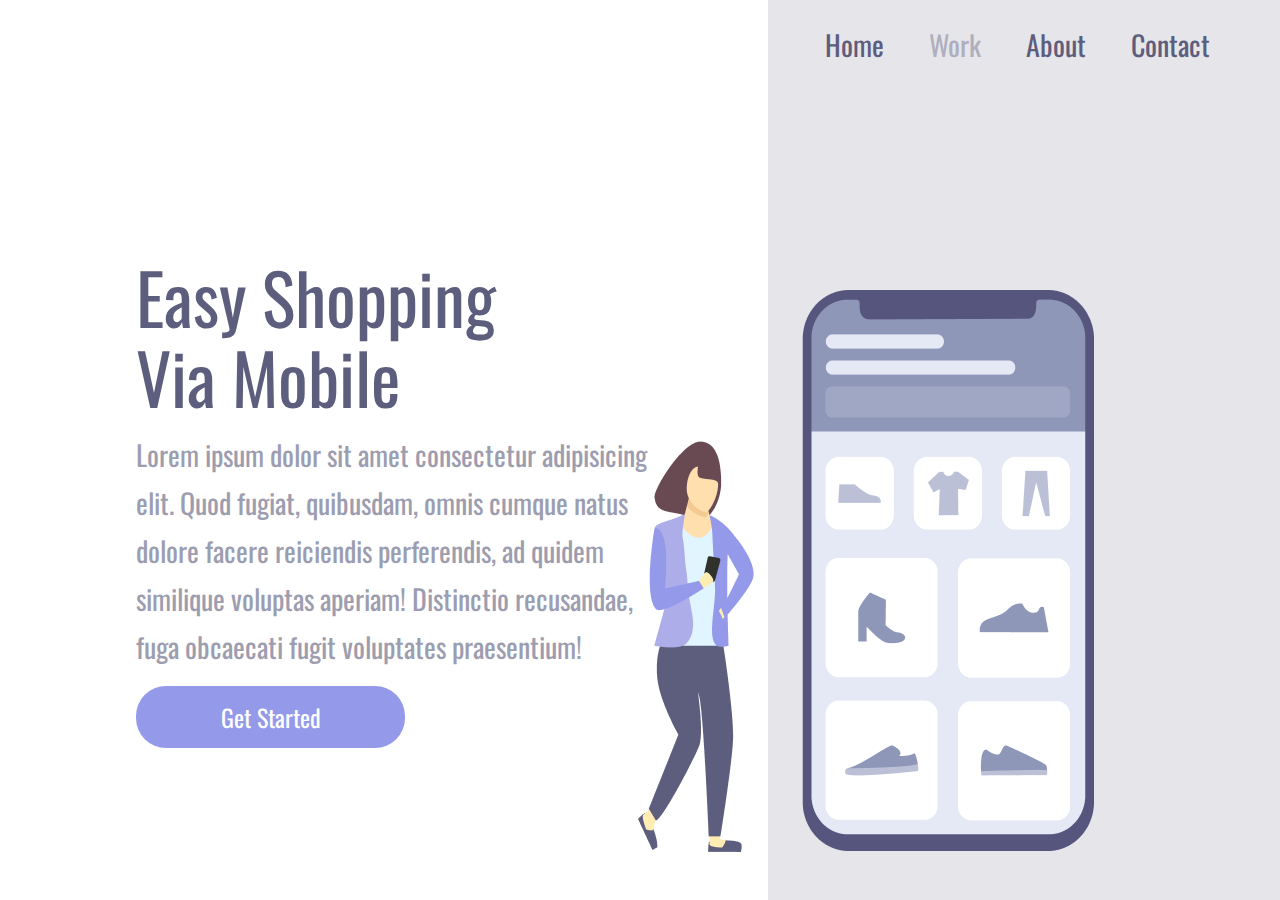
<file: Projeto Responsividade 1/index.html>
<!DOCTYPE html>
<html lang="en">

<head>
    <meta charset="UTF-8">
    <meta name="viewport" content="width=device-width, initial-scale=1.0">
    <link rel="stylesheet" href="./style.css">
    <link rel="preconnect" href="https://fonts.googleapis.com">
    <link rel="preconnect" href="https://fonts.gstatic.com" crossorigin>
    <link href="https://fonts.googleapis.com/css2?family=Oswald&display=swap" rel="stylesheet">
    <title>Responsividade 1</title>
</head>
<body>
    <div class="box">
        <section class="box-left">
            <h1>Easy Shopping Via Mobile</h1>
            <p>Lorem ipsum dolor sit amet consectetur adipisicing elit. Quod fugiat, quibusdam, omnis cumque natus dolore facere reiciendis perferendis, ad quidem similique voluptas aperiam! Distinctio recusandae, fuga obcaecati fugit voluptates praesentium!</p>
            <button>Get Started</button>
        </section>
        <section class="box-right">
            <header>
                <a class="link">Home</a>
                <a class="link">Work</a>
                <a class="link">About</a>
                <a class="link">Contact</a>
            </header>
            <img src="./Responsividade.png" alt="girl-cellphone" >
        </section>
    </div>


</body>

</html>
</file>
<file: Projeto Responsividade 1/style.css>
* {
    margin: 0;
    padding: 0;
    box-sizing: border-box;
    font-family: 'Oswald', sans-serif;
    font-weight: 400;
    color: #5D5D7D;

}

.box {
    height: 100vh;
    width: 100vw;
}

.box-left {
    text-align: left;
    display: inline-block;
    width: 60%;
    padding-left: 136px;
    margin-top: 20%;
}

.box-right {
    display: inline-block;
    background-color: rgba(93, 93, 125, 0.16);
    height: 100vh;
    width: 40%;
    position: absolute;
}

img {
    position: relative;
    top: 25%;
    right: 130px;
}

h1 {
    font-size: 70px;
    line-height: 80px;
    width: 368px;
}

p {
    font-size: 28px;
    line-height: 48px;
    opacity: 0.6;
    margin: 15px 0;
    width: 540px;
}

button {
    width: 269px;
    height: 62px;
    background:  #9499EA;
    color: #ffffff;
    text-align: center;
    font-size: 24px;
    border: none;
    border-radius: 30px;
    cursor: pointer;
    line-height: 36px;
    box-shadow: (0px 10px 24px rgba(148, 153, 234, 0.10));
}

button:hover {
    opacity: .8;
}

button:active {
    opacity: .5;
}

header { 

    margin: 24px 0 0 57px;
}

.link {

    font-size: 28px;
    line-height: 41px;
    cursor: pointer;
    margin-right: 41px;
}

.link:nth-child(2) {
    
    opacity: 0.4;
}

.link:hover {
    opacity: 0.4;
}

.link:active {
    opacity: 0.8;
}

@media screen and (max-width: 900px) {
    .box-left {
        width: 100%;
        height: 50%;
        padding: 0;
        margin: 0;
    }

    .box-right {
        display: block;
        height: auto;
        width: 100%;
        position: static;
        padding: 40px;

    }

    img {
        position: static;
        max-width: 90%;

    }

    header {
        display: none;
    }

    h1{
        font-size: 36px;
        line-height: 52px;
        width: auto;
        margin: 58px 50px 0 50px;
        text-align: center;
    }

    p {
        margin: 15px 40px;
        width: auto;
        text-align: center;
        font-size: 14px;
        line-height: 24px;
    }

    button {
        margin: 0 auto;
        display: block;
    }
}

@media screen and (max-width: 330px) {
    .box-left {
        height: 70%;
    }

}
</file>
